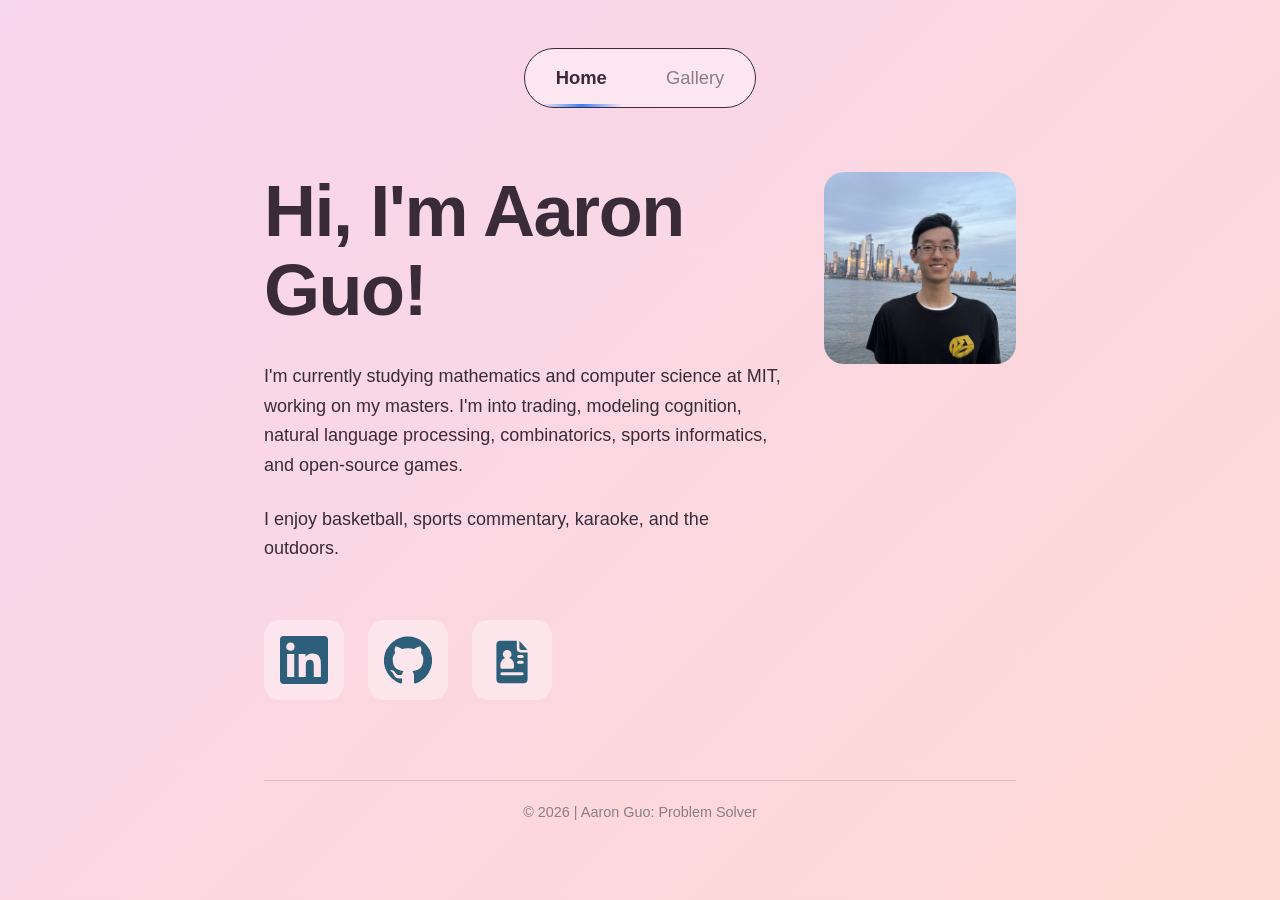
<file: index.html>
<!DOCTYPE html>
<html lang="en">

<head>
  <meta charset="utf-8" />
  <meta name="viewport" content="width=device-width, initial-scale=1" />
  <title>Aaron Guo</title>
  <link rel="stylesheet" href="styles.css" />
</head>

<body>
  <main>
    <nav class="tabs">
      <ul>
        <li><a href="index.html" aria-current="page">Home</a></li>
        <li><a href="gallery.html">Gallery</a></li>
      </ul>
    </nav>

    <div class="intro">
      <div class="intro-text">
        <h1>Hi, I'm Aaron Guo!</h1>

        <p>
          I'm currently studying mathematics and computer science at MIT, working on my masters. I'm into trading,
          modeling cognition, natural language processing, combinatorics, sports informatics, and open-source games.
        </p>

        <p>
          I enjoy basketball, sports commentary, karaoke, and the outdoors.
        </p>
      </div>

      <img class="pfp" src="pfp.jpg" alt="Aaron Guo" width="800" height="800" />
    </div>

    <nav class="socials">
      <a href="https://www.linkedin.com/in/aaron-guo-a24483292/" target="_blank" rel="noopener" aria-label="LinkedIn">
        <svg viewBox="0 0 24 24" role="img" aria-hidden="true">
          <path d="M20.45 20.45h-3.56v-5.57c0-1.33-.02-3.04-1.85-3.04-1.85 0-2.14 1.45-2.14 2.94v5.67H9.35V9h3.41v1.56h.05c.48-.9 1.63-1.85 3.36-1.85 3.6 0 4.27 2.37 4.27 5.45v6.29zM5.34 7.43a2.07 2.07 0 1 1 0-4.13 2.07 2.07 0 0 1 0 4.13zm1.78 13.02H3.55V9h3.57v11.45zM22.22 0H1.77C.79 0 0 .77 0 1.72v20.56C0 23.23.79 24 1.77 24h20.45c.98 0 1.78-.77 1.78-1.72V1.72C24 .77 23.2 0 22.22 0z" />
        </svg>
      </a>
      <a href="https://github.com/vvluo/vvluo" target="_blank" rel="noopener" aria-label="GitHub">
        <svg viewBox="0 0 24 24" role="img" aria-hidden="true">
          <path d="M12 .3a12 12 0 0 0-3.79 23.4c.6.11.82-.26.82-.58l-.01-2.04c-3.34.73-4.04-1.61-4.04-1.61-.55-1.39-1.34-1.76-1.34-1.76-1.09-.75.08-.73.08-.73 1.21.09 1.84 1.24 1.84 1.24 1.07 1.84 2.81 1.31 3.5 1 .11-.78.42-1.31.76-1.61-2.67-.3-5.47-1.33-5.47-5.93 0-1.31.47-2.38 1.24-3.22-.13-.3-.54-1.52.12-3.18 0 0 1.01-.32 3.3 1.23a11.5 11.5 0 0 1 6.01 0c2.29-1.55 3.3-1.23 3.3-1.23.66 1.66.25 2.88.12 3.18.77.84 1.23 1.91 1.23 3.22 0 4.61-2.8 5.63-5.48 5.92.43.37.81 1.1.81 2.22l-.01 3.29c0 .32.21.7.83.58A12 12 0 0 0 12 .3z" />
        </svg>
      </a>
      <a href="resume.pdf" target="_blank" rel="noopener" aria-label="Resume">
        <svg viewBox="0 0 24 24" role="img" aria-hidden="true">
          <mask id="resume-cutouts">
            <rect width="24" height="24" fill="white" />
            <circle cx="9.6" cy="9.1" r="2.15" fill="black" />
            <path d="M6.2 15.6v-1.3a3.4 3.4 0 0 1 6.8 0v1.3a.8.8 0 0 1-.8.8H7a.8.8 0 0 1-.8-.8z" fill="black" />
            <rect x="14.6" y="9.5" width="3.2" height="1.5" rx=".75" fill="black" />
            <rect x="14.6" y="12.4" width="3.2" height="1.5" rx=".75" fill="black" />
            <rect x="6.2" y="18.1" width="11.6" height="1.5" rx=".75" fill="black" />
          </mask>
          <g mask="url(#resume-cutouts)">
            <path d="M6.2 2.4h8.2v3.9a2 2 0 0 0 2 2h3.4v13.3a2 2 0 0 1-2 2H6.2a2 2 0 0 1-2-2V4.4a2 2 0 0 1 2-2z" />
            <path d="M15.7 2.4l4.1 4.6h-3.1a1 1 0 0 1-1-1z" />
          </g>
        </svg>
      </a>
    </nav>

    <footer class="footer">© 2026 | Aaron Guo: Problem Solver</footer>
  </main>
</body>

</html>
</file>
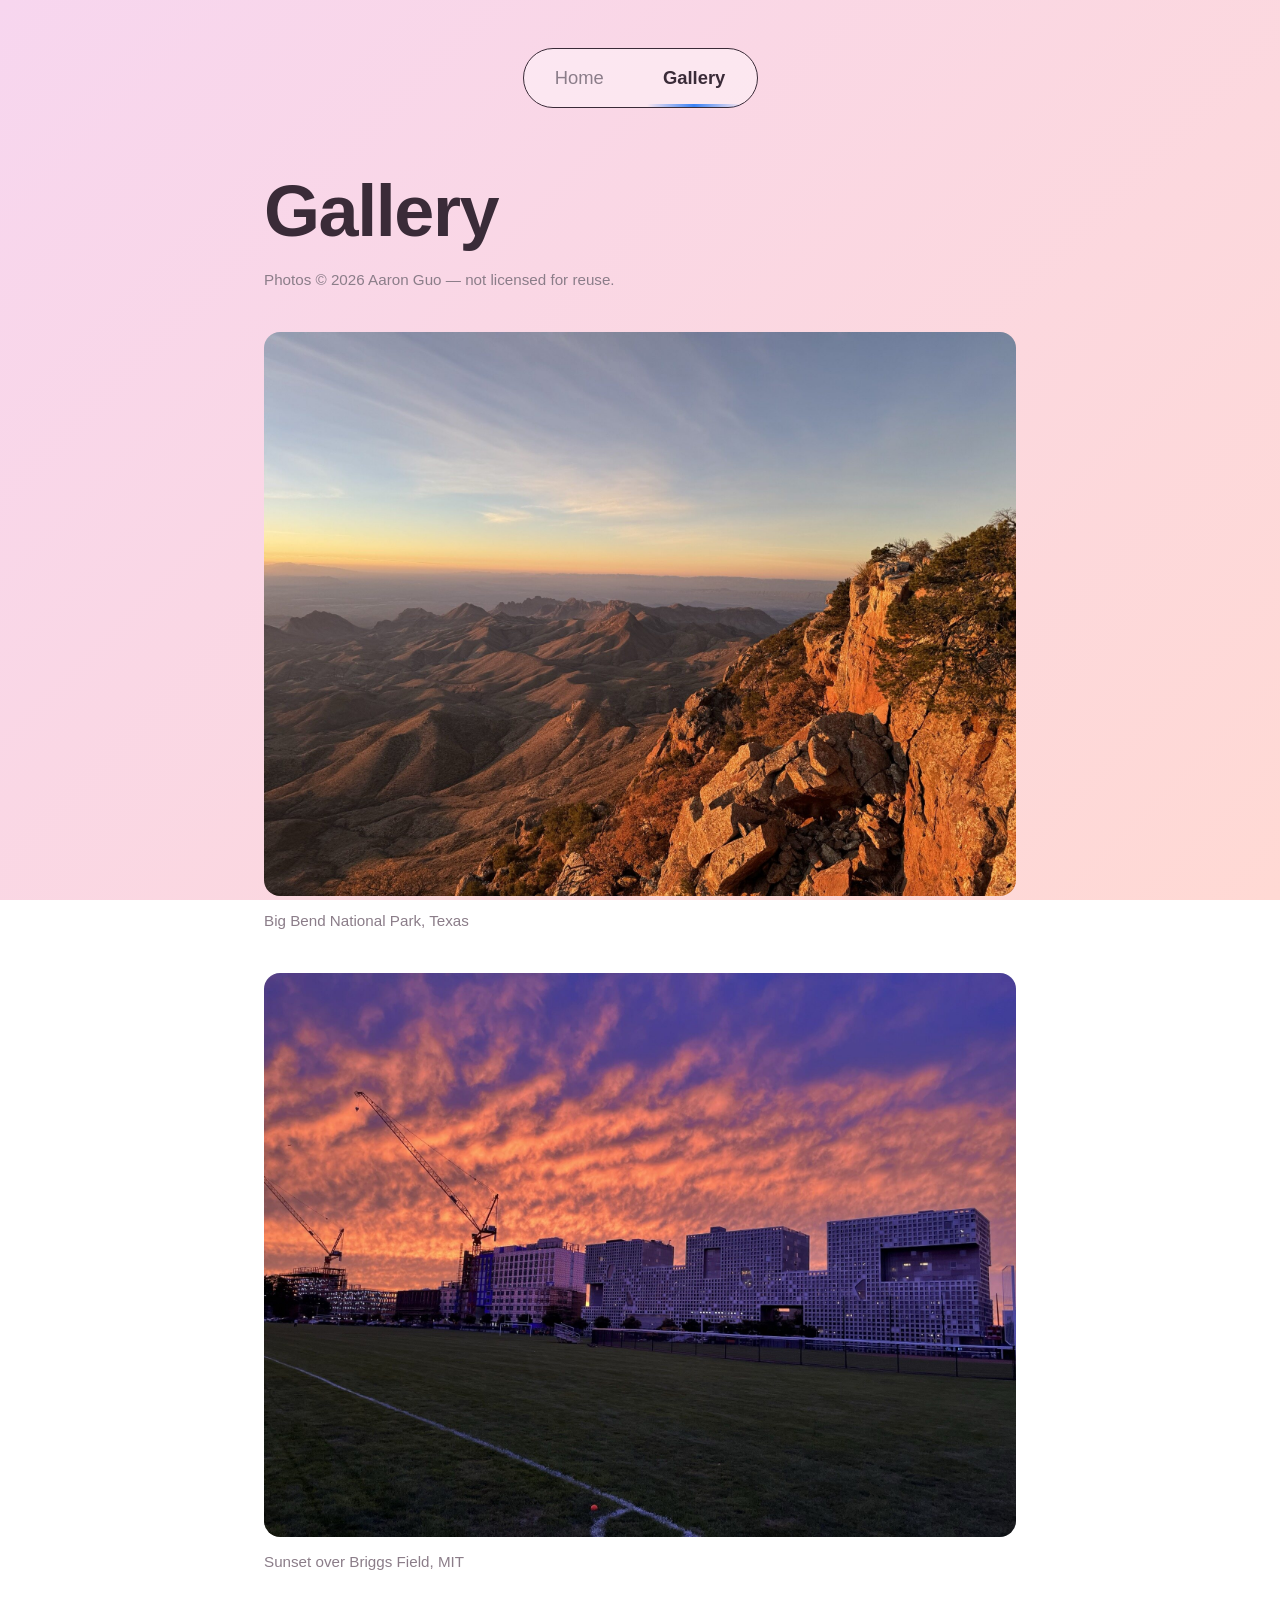
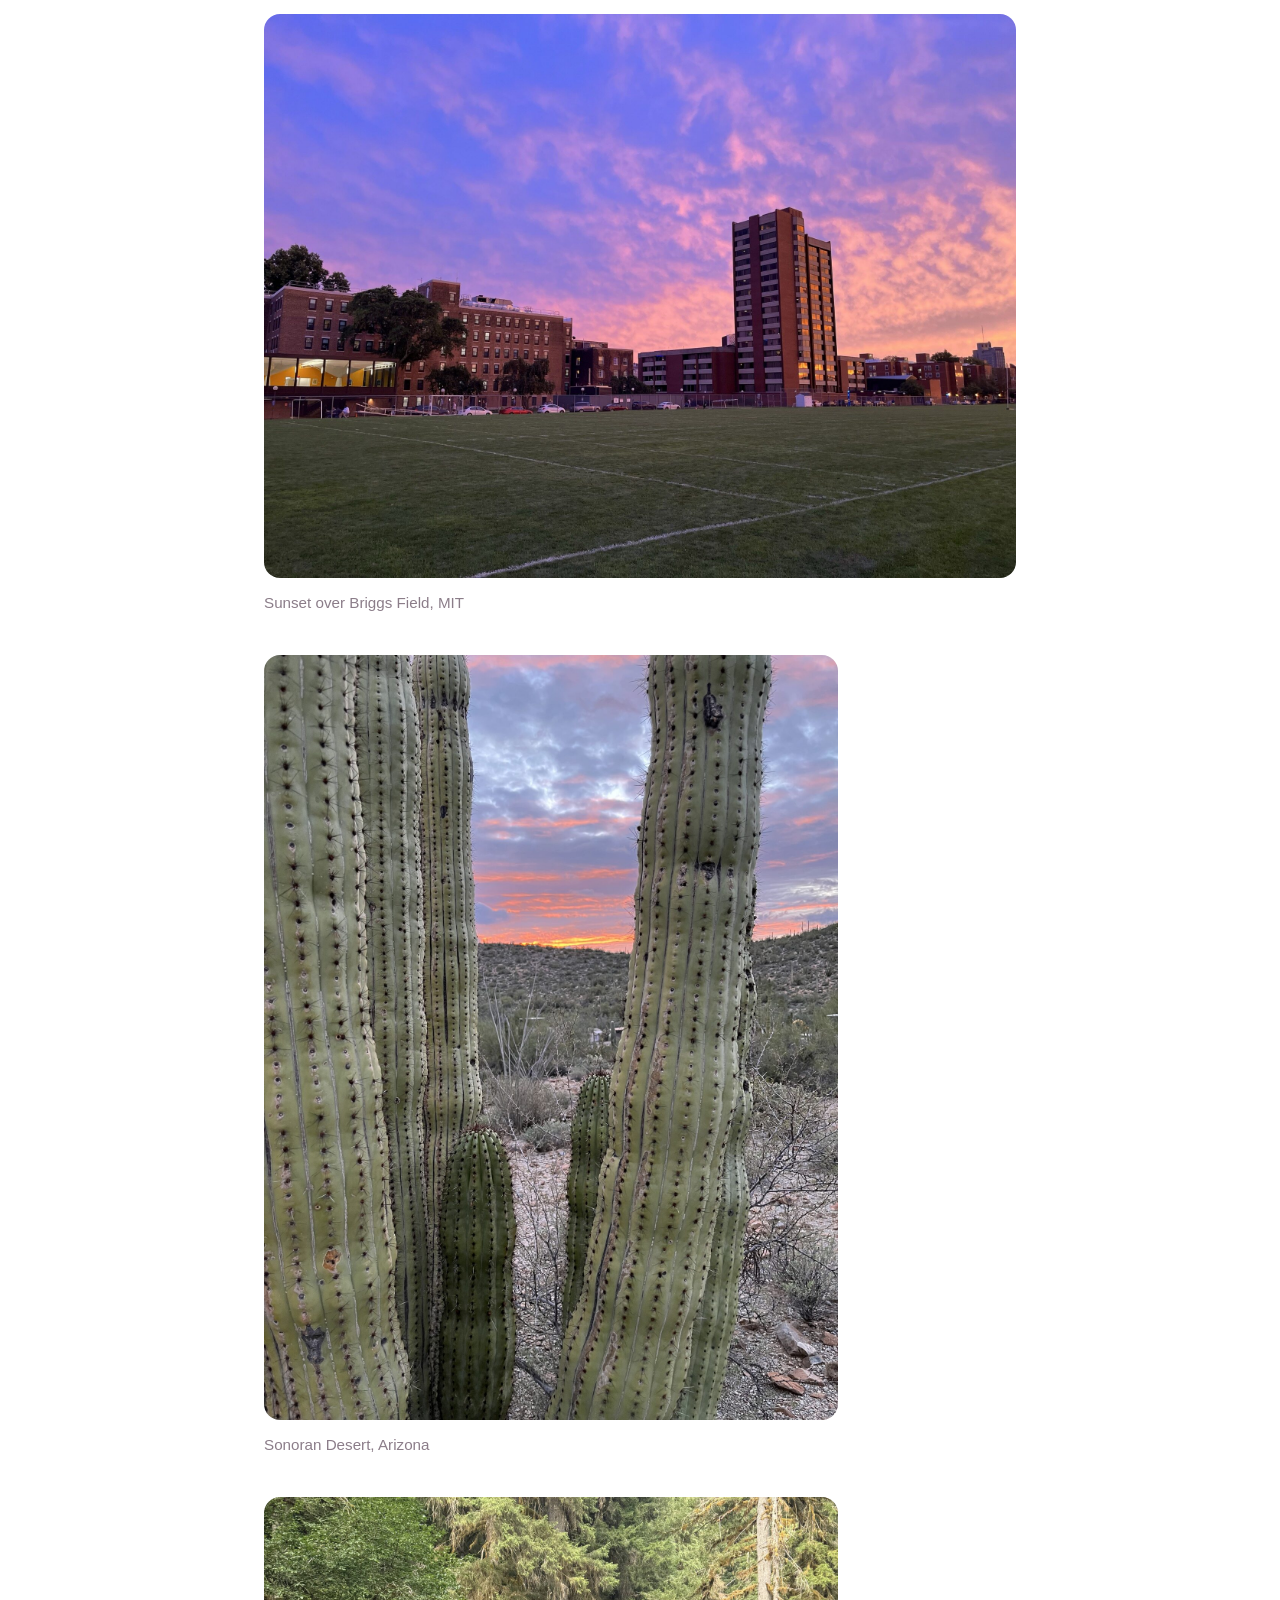
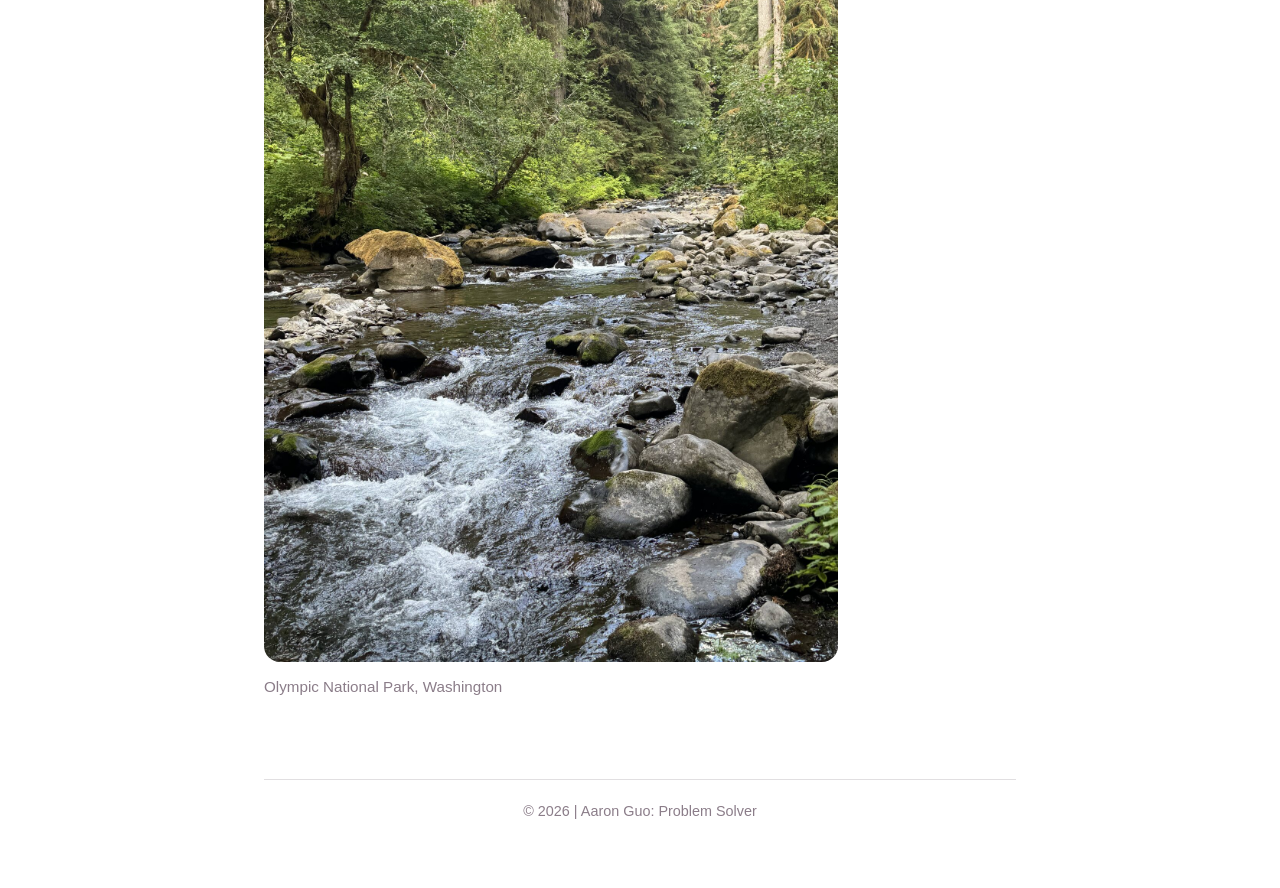
<file: gallery.html>
<!DOCTYPE html>
<html lang="en">

<head>
  <meta charset="utf-8" />
  <meta name="viewport" content="width=device-width, initial-scale=1" />
  <title>Gallery — Aaron Guo</title>
  <link rel="stylesheet" href="styles.css" />
</head>

<body>
  <main>
    <nav class="tabs">
      <ul>
        <li><a href="index.html">Home</a></li>
        <li><a href="gallery.html" aria-current="page">Gallery</a></li>
      </ul>
    </nav>

    <h1>Gallery</h1>

    <p class="license">Photos © 2026 Aaron Guo — not licensed for reuse.</p>

    <div class="gallery">
      <figure>
        <img src="gallery/big-bend.jpg" alt="Sunset over ridgelines seen from a rocky cliff in Big Bend National Park."
          width="2000" height="1500" />
        <figcaption>Big Bend National Park, Texas</figcaption>
      </figure>

      <figure>
        <img src="gallery/mit-sunset-orange.jpg"
          alt="Orange sunset clouds over Simmons Hall and construction cranes, seen from a field at MIT." width="2000"
          height="1500" loading="lazy" />
        <figcaption>Sunset over Briggs Field, MIT</figcaption>
      </figure>

      <figure>
        <img src="gallery/mit-sunset-pink.jpg"
          alt="Pink and purple sunset clouds over brick dormitories, seen from a field at MIT." width="2000"
          height="1500" loading="lazy" />
        <figcaption>Sunset over Briggs Field, MIT</figcaption>
      </figure>

      <figure>
        <img src="gallery/sonoran-desert.jpg" alt="Saguaro cacti silhouetted against a streaked orange sunset in the desert."
          width="1500" height="2000" loading="lazy" />
        <figcaption>Sonoran Desert, Arizona</figcaption>
      </figure>

      <figure>
        <img src="gallery/olympic-creek.jpg"
          alt="A creek running over mossy boulders through dense evergreen forest." width="1500" height="2000"
          loading="lazy" />
        <figcaption>Olympic National Park, Washington</figcaption>
      </figure>
    </div>

    <footer class="footer">© 2026 | Aaron Guo: Problem Solver</footer>
  </main>
</body>

</html>
</file>
<file: styles.css>
:root {
  --magenta: #f7d6ef;
  --light-red: #ffd9d4;
  --ink: #3a2b38;
  --muted: #8b7d89;
  --panel-ink: #2d5f7a;
  --accent: #3b82f6;
}

* {
  box-sizing: border-box;
}

html,
body {
  margin: 0;
  padding: 0;
  min-height: 100%;
}

body {
  background: linear-gradient(135deg, var(--magenta) 0%, var(--light-red) 100%);
  background-attachment: fixed;
  color: var(--ink);
  font-family: -apple-system, BlinkMacSystemFont, "Segoe UI", Helvetica, Arial, sans-serif;
  font-size: 18px;
  line-height: 1.65;
  display: flex;
  justify-content: center;
}

main {
  width: 100%;
  max-width: 50rem;
  padding: 3rem 1.5rem 4rem;
}

h1 {
  font-size: clamp(2.75rem, 8vw, 4.5rem);
  font-weight: 800;
  line-height: 1.1;
  letter-spacing: -0.02em;
  margin: 0 0 2rem;
}

p {
  margin: 0 0 1.5rem;
}

/* Tab bar */
.tabs {
  display: flex;
  justify-content: center;
  margin-bottom: 4rem;
}

.tabs ul {
  display: flex;
  align-items: stretch;
  gap: 0.5rem;
  margin: 0;
  padding: 0.35rem;
  list-style: none;
  border: 1.5px solid var(--ink);
  border-radius: 999px;
  background: rgba(255, 255, 255, 0.4);
}

.tabs a {
  position: relative;
  display: block;
  padding: 0.5rem 1.6rem;
  border-radius: 999px;
  color: var(--muted);
  font-size: 1.15rem;
  text-decoration: none;
  transition: color 0.15s ease;
}

.tabs a:hover {
  color: var(--ink);
}

.tabs a[aria-current="page"] {
  color: var(--ink);
  font-weight: 600;
}

.tabs a[aria-current="page"]::after {
  content: "";
  position: absolute;
  left: 0.6rem;
  right: 0.6rem;
  bottom: -0.35rem;
  height: 2.5px;
  border-radius: 999px;
  background: linear-gradient(90deg, rgba(59, 130, 246, 0) 0%, var(--accent) 50%, rgba(59, 130, 246, 0) 100%);
}

/* Intro: text left, photo right */
.intro {
  display: flex;
  align-items: flex-start;
  gap: 2.5rem;
}

.intro-text {
  flex: 1;
  min-width: 0;
}

.intro-text p:last-child {
  margin-bottom: 0;
}

.pfp {
  flex-shrink: 0;
  width: 12rem;
  height: 12rem;
  border-radius: 1.25rem;
  object-fit: cover;
}

@media (max-width: 40rem) {
  .intro {
    flex-direction: column;
    gap: 2rem;
  }

  .pfp {
    order: -1;
    width: 9rem;
    height: 9rem;
  }
}

/* Social / resume panels */
.socials {
  display: flex;
  gap: 1.5rem;
  margin-top: 3.5rem;
}

.socials a {
  display: flex;
  align-items: center;
  justify-content: center;
  width: 5rem;
  height: 5rem;
  border-radius: 1rem;
  background: rgba(255, 255, 255, 0.35);
  color: var(--panel-ink);
  transition: transform 0.15s ease, background 0.15s ease;
}

.socials a:hover,
.socials a:focus-visible {
  transform: translateY(-3px);
  background: rgba(255, 255, 255, 0.6);
}

.socials svg {
  width: 3rem;
  height: 3rem;
  fill: currentColor;
}

/* Footer */
.footer {
  margin-top: 5rem;
  padding-top: 1.25rem;
  border-top: 1px solid rgba(58, 43, 56, 0.15);
  color: var(--muted);
  font-size: 0.9rem;
  text-align: center;
}

/* Gallery */
.license {
  margin: -1rem 0 2.5rem;
  color: var(--muted);
  font-size: 0.95rem;
}

.gallery {
  display: flex;
  flex-direction: column;
  gap: 2.5rem;
}

.gallery figure {
  margin: 0;
}

.gallery img {
  display: block;
  width: auto;
  max-width: 100%;
  max-height: 85vh;
  height: auto;
  border-radius: 1rem;
  background: rgba(255, 255, 255, 0.3);
}

.gallery figcaption {
  margin-top: 0.75rem;
  color: var(--muted);
  font-size: 0.95rem;
}
</file>
